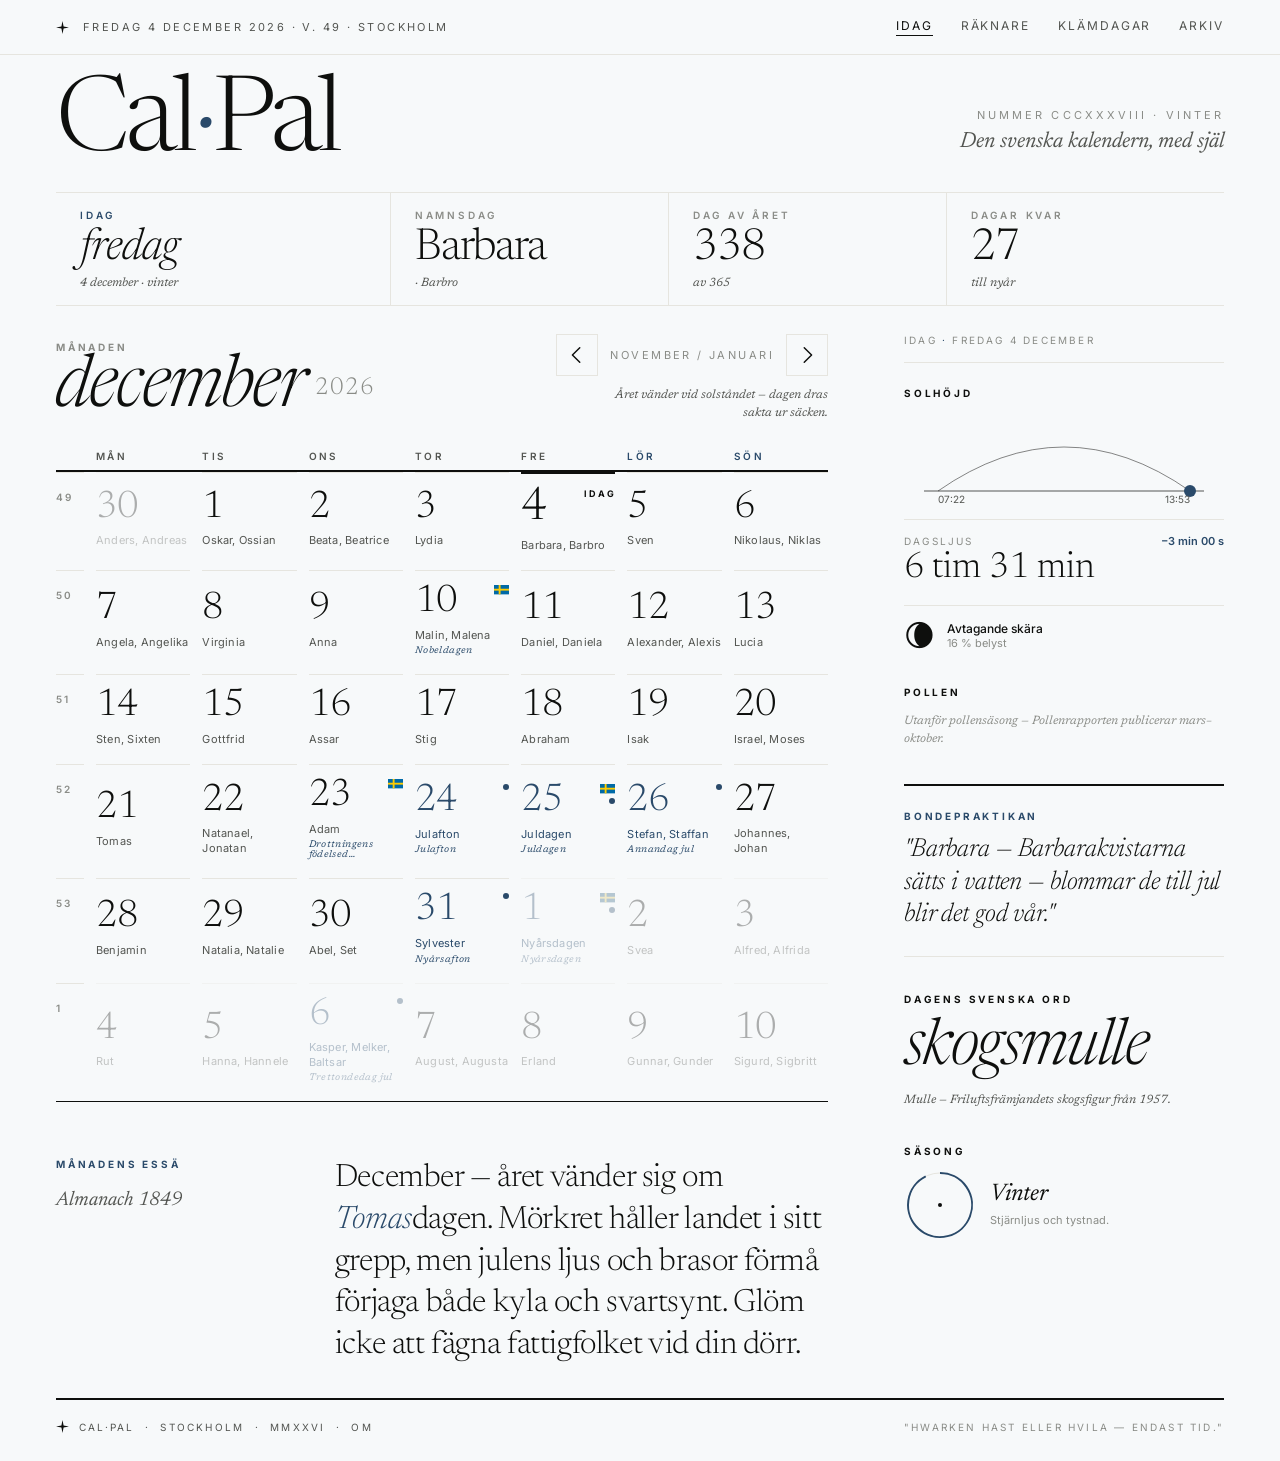
<file: index.html>
<!doctype html>
<html lang="sv">
<head>
  <meta charset="utf-8" />
  <meta name="viewport" content="width=device-width, initial-scale=1" />
  <meta name="description" content="CalPal — den svenska kalendern, med själ. Namnsdagar, helgdagar, månfaser, pollen, historia och almanackatradition i editorial form." />
  <meta name="theme-color" content="#fafaf7" />
  <title>Cal·Pal — den svenska kalendern, med själ</title>

  <!-- Open Graph / Twitter -->
  <meta property="og:type" content="website" />
  <meta property="og:site_name" content="Cal·Pal" />
  <meta property="og:title" content="Cal·Pal — den svenska kalendern, med själ" />
  <meta property="og:description" content="En svensk almanacka med själ: namnsdagar, helgdagar, måne, pollen, Bondepraktikan och 'på denna dag' — i editorial form." />
  <meta property="og:url" content="https://calpal.ekeron.com/" />
  <meta property="og:image" content="https://calpal.ekeron.com/images/og-image.svg" />
  <meta property="og:image:width" content="1200" />
  <meta property="og:image:height" content="630" />
  <meta property="og:locale" content="sv_SE" />
  <meta name="twitter:card" content="summary_large_image" />
  <meta name="twitter:title" content="Cal·Pal — den svenska kalendern, med själ" />
  <meta name="twitter:description" content="Namnsdagar, helgdagar, måne, pollen, Bondepraktikan och historia — en svensk almanacka med själ." />
  <meta name="twitter:image" content="https://calpal.ekeron.com/images/og-image.svg" />

  <link rel="manifest" href="manifest.json" />
  <link rel="apple-touch-icon" href="images/icon-192.svg" />

  <link rel="preconnect" href="https://fonts.googleapis.com">
  <link rel="preconnect" href="https://fonts.gstatic.com" crossorigin>
  <link href="https://fonts.googleapis.com/css2?family=Newsreader:ital,opsz,wght@0,6..72,300;0,6..72,400;0,6..72,500;1,6..72,300;1,6..72,400;1,6..72,500&family=Inter:wght@300;400;500;600;700&display=swap" rel="stylesheet">

  <link rel="stylesheet" href="css/tokens.css" />
  <link rel="stylesheet" href="css/style.css" />
  <link rel="icon" href="data:image/svg+xml,%3Csvg xmlns='http://www.w3.org/2000/svg' viewBox='0 0 12 12'%3E%3Crect width='12' height='12' fill='%23fafaf7'/%3E%3Cpath d='M6 0 L7 5 L12 6 L7 7 L6 12 L5 7 L0 6 L5 5 Z' fill='%230e0f0d'/%3E%3C/svg%3E" />
</head>
<body>
  <div class="cp-page" id="cpPage">

    <!-- TopStrip -->
    <div class="topstrip">
      <div class="topstrip-left">
        <span class="star" aria-hidden="true"></span>
        <span class="topstrip-date" id="topstripDate">—</span>
      </div>
      <nav class="topnav" aria-label="Huvudnavigation">
        <a href="#" class="active" id="navToday">Idag</a>
        <a href="#" id="navCounter">Räknare</a>
        <a href="#" id="navSqueeze">Klämdagar</a>
        <a href="#" id="navArchive">Arkiv</a>
      </nav>
    </div>

    <div class="cp-inner">
      <!-- Masthead -->
      <header class="masthead">
        <h1 class="wordmark">Cal<span class="mid-dot">·</span>Pal</h1>
        <div class="edition">
          <div class="edition-meta" id="editionMeta">NUMMER CXLVII · VÅR</div>
          <div class="edition-tagline">Den svenska kalendern,&nbsp;med själ</div>
        </div>
      </header>

      <!-- TodayStats -->
      <div class="today-stats" id="todayStats"></div>

      <!-- Main grid -->
      <div class="cp-grid">
        <main>
          <div class="cal-header">
            <div class="cal-header-left">
              <div class="eyebrow muted">Månaden</div>
              <h2 class="month-name" id="monthName">—</h2>
            </div>
            <div class="cal-header-right">
              <div class="month-nav" id="monthNav">
                <button class="month-nav-btn" id="prevMonth" aria-label="Föregående månad">
                  <svg viewBox="0 0 24 24" aria-hidden="true" focusable="false"><path d="M15 4 L7 12 L15 20" fill="none" stroke="currentColor" stroke-width="1.6" stroke-linecap="round" stroke-linejoin="round"/></svg>
                </button>
                <span id="monthNavLabel">—</span>
                <button class="month-nav-btn" id="nextMonth" aria-label="Nästa månad">
                  <svg viewBox="0 0 24 24" aria-hidden="true" focusable="false"><path d="M9 4 L17 12 L9 20" fill="none" stroke="currentColor" stroke-width="1.6" stroke-linecap="round" stroke-linejoin="round"/></svg>
                </button>
              </div>
              <div class="season-poem" id="seasonPoem"></div>
            </div>
          </div>

          <div class="cal-grid" id="calendarGrid" role="grid"></div>

          <div class="month-essay" id="monthEssay"></div>
        </main>

        <aside class="sidebar" id="sidebar"></aside>
      </div>

      <!-- Footer -->
      <footer class="cp-footer">
        <div class="footer-left">
          <span class="star" aria-hidden="true"></span>
          <span>Cal·Pal &nbsp;·&nbsp; Stockholm &nbsp;·&nbsp; <span id="footerYear">—</span> &nbsp;·&nbsp; <a href="#" id="navAbout">Om</a></span>
        </div>
        <span class="footer-aphorism">"Hwarken hast eller hvila — endast tid."</span>
      </footer>
    </div>
  </div>

  <div class="modal" id="modal" hidden>
    <div class="modal-card" role="dialog" aria-modal="true" aria-labelledby="modalBody">
      <button class="modal-close" id="modalClose" aria-label="Stäng dialog">×</button>
      <div class="modal-body" id="modalBody"></div>
    </div>
  </div>

  <script type="module" src="js/main.js?v=23"></script>
</body>
</html>
</file>
<file: css/tokens.css>
/* Cal·Pal — Design Tokens (Skandinavisk modernism)
   Från design_handoff_calpal/tokens.css */

:root {
  /* Type */
  --cp-font-serif: "Newsreader", "Iowan Old Style", Georgia, "Times New Roman", serif;
  --cp-font-sans:  "Inter", "Helvetica Neue", system-ui, -apple-system, sans-serif;

  --cp-fw-light: 300; --cp-fw-regular: 400; --cp-fw-medium: 500; --cp-fw-semi: 600; --cp-fw-bold: 700;

  --cp-fs-display-xl: 192px;
  --cp-fs-display-l: 108px;
  --cp-fs-display-m: 64px;
  --cp-fs-display-s: 58px;
  --cp-fs-h1: 44px;
  --cp-fs-h2: 36px;
  --cp-fs-h3: 32px;
  --cp-fs-day: 38px;
  --cp-fs-day-today: 46px;
  --cp-fs-quote-side: 26px;
  --cp-fs-italic-l: 24px;
  --cp-fs-body-l: 20px;
  --cp-fs-body: 13px;
  --cp-fs-small: 12px;
  --cp-fs-meta: 11px;
  --cp-fs-eyebrow: 10px;
  --cp-fs-tag: 9px;

  --cp-tracking-tight: -0.04em;
  --cp-tracking-snug: -0.025em;
  --cp-tracking-wide: 0.16em;
  --cp-tracking-wider: 0.22em;
  --cp-tracking-widest: 0.28em;

  --cp-lh-tight: 0.84; --cp-lh-snug: 0.95; --cp-lh-body: 1.35; --cp-lh-prose: 1.55;

  /* Structural color */
  --cp-paper: #ffffff;
  --cp-ink: #0e0f0d;
  --cp-ink-2: #535551;
  --cp-ink-3: #8a8c87;
  --cp-rule: #e6e5df;

  /* Default season = Vår */
  --cp-bg: #fafaf7;
  --cp-tint: #f4f6ee;
  --cp-accent: #c44a2a;

  /* Spacing */
  --cp-sp-1: 4px; --cp-sp-2: 8px; --cp-sp-3: 12px; --cp-sp-4: 16px;
  --cp-sp-5: 24px; --cp-sp-6: 32px; --cp-sp-7: 48px; --cp-sp-8: 56px; --cp-sp-9: 72px;

  --cp-pad-x: 56px;
  --cp-cal-day-min: 86px;
  --cp-cal-day-pad: 14px;

  --cp-border-hair: 1px solid var(--cp-rule);
  --cp-border-strong: 2px solid var(--cp-ink);
}

/* Seasonal palettes */
[data-season="var"], :root {
  --cp-bg: #fafaf7; --cp-tint: #f4f6ee; --cp-accent: #c44a2a;
}
[data-season="sommar"] {
  --cp-bg: #fbfaf3; --cp-tint: #f7f3e2; --cp-accent: #d68a18;
}
[data-season="host"] {
  --cp-bg: #fbf8f4; --cp-tint: #f3ece1; --cp-accent: #8a3a1a;
}
[data-season="vinter"] {
  --cp-bg: #f7f9fa; --cp-tint: #ecf0f3; --cp-accent: #2a4a6a;
}

@media (max-width: 1279px) {
  :root { --cp-pad-x: 40px; }
}
@media (max-width: 600px) {
  :root { --cp-pad-x: 18px; }
}
</file>
<file: css/style.css>
/* ============================================================
   Cal·Pal — Skandinavisk modernism
   Editorial almanacka. Newsreader-serif + Inter. Säsongsaccent.
   ============================================================ */

* { box-sizing: border-box; }
html, body { margin: 0; padding: 0; }

body {
  background: var(--cp-bg);
  color: var(--cp-ink);
  font-family: var(--cp-font-sans);
  font-size: var(--cp-fs-body);
  font-weight: var(--cp-fw-regular);
  -webkit-font-smoothing: antialiased;
  transition: background-color .4s ease;
}

a { color: inherit; text-decoration: none; }
button { font-family: inherit; cursor: pointer; border: none; background: none; color: inherit; padding: 0; }

/* Tangentbordsfokus — synlig ring för alla interaktiva element */
a:focus-visible,
button:focus-visible,
input:focus-visible,
[tabindex]:focus-visible,
.day:focus-visible,
.stat-card:focus-visible,
.side-block:focus-visible,
.month-essay:focus-visible {
  outline: 2px solid var(--cp-accent);
  outline-offset: 2px;
  border-radius: 1px;
}
/* Sidoblock/essä är klickbara divar — gör dem tangentbordsnåbara */
.side-block.clickable, .month-essay.clickable { outline-offset: 4px; }

.cp-page { min-height: 100vh; }
.cp-inner { padding: 0 var(--cp-pad-x); }

/* Star glyph */
.star {
  width: 13px; height: 13px;
  display: inline-block;
  background: var(--cp-ink);
  flex-shrink: 0;
  -webkit-mask: url("data:image/svg+xml,%3Csvg xmlns='http://www.w3.org/2000/svg' viewBox='0 0 12 12'%3E%3Cpath d='M6 0 L7 5 L12 6 L7 7 L6 12 L5 7 L0 6 L5 5 Z'/%3E%3C/svg%3E") center/contain no-repeat;
  mask: url("data:image/svg+xml,%3Csvg xmlns='http://www.w3.org/2000/svg' viewBox='0 0 12 12'%3E%3Cpath d='M6 0 L7 5 L12 6 L7 7 L6 12 L5 7 L0 6 L5 5 Z'/%3E%3C/svg%3E") center/contain no-repeat;
}

/* ── Shared eyebrow ── */
.eyebrow {
  font-size: var(--cp-fs-eyebrow);
  font-weight: var(--cp-fw-bold);
  letter-spacing: var(--cp-tracking-widest);
  text-transform: uppercase;
  color: var(--cp-ink);
}
.eyebrow.muted { color: var(--cp-ink-3); }
.eyebrow.accent { color: var(--cp-accent); }

/* ============================================================
   TopStrip
   ============================================================ */
.topstrip {
  display: flex;
  justify-content: space-between;
  align-items: center;
  padding: 18px var(--cp-pad-x);
  border-bottom: var(--cp-border-hair);
}
.topstrip-left { display: flex; align-items: center; gap: 14px; }
.topstrip-date {
  font-size: var(--cp-fs-meta);
  letter-spacing: var(--cp-tracking-wider);
  text-transform: uppercase;
  color: var(--cp-ink-2);
}
.topnav {
  display: flex;
  gap: 28px;
  font-size: var(--cp-fs-small);
  letter-spacing: var(--cp-tracking-wide);
  text-transform: uppercase;
  color: var(--cp-ink-2);
}
.topnav a {
  padding-bottom: 2px;
  border-bottom: 1.5px solid transparent;
  transition: border-color .15s, color .15s;
}
.topnav a:hover { border-bottom-color: var(--cp-ink-2); color: var(--cp-ink); }
.topnav a.active { color: var(--cp-ink); border-bottom-color: var(--cp-ink); }

/* ============================================================
   Masthead
   ============================================================ */
.masthead {
  display: grid;
  grid-template-columns: 1fr auto;
  align-items: flex-end;
  gap: 32px;
  padding: 28px 0 22px;
  border-bottom: var(--cp-border-hair);
}
.wordmark {
  font-family: var(--cp-font-serif);
  font-weight: var(--cp-fw-light);
  font-size: 104px;
  margin: 0;
  line-height: var(--cp-lh-tight);
  letter-spacing: var(--cp-tracking-tight);
  color: var(--cp-ink);
}
.wordmark .mid-dot { font-style: italic; color: var(--cp-accent); }
.edition { text-align: right; padding-bottom: 14px; }
.edition-meta {
  font-size: var(--cp-fs-meta);
  letter-spacing: var(--cp-tracking-widest);
  text-transform: uppercase;
  color: var(--cp-ink-3);
}
.edition-tagline {
  font-family: var(--cp-font-serif);
  font-style: italic;
  font-size: 22px;
  color: var(--cp-ink-2);
  margin-top: 6px;
  line-height: 1.3;
  max-width: 280px;
  margin-left: auto;
}

/* ============================================================
   TodayStats
   ============================================================ */
.today-stats {
  display: grid;
  grid-template-columns: 1.2fr 1fr 1fr 1fr;
  border-bottom: var(--cp-border-hair);
}
.stat-card {
  padding: 16px 24px;
  border-left: var(--cp-border-hair);
  font: inherit;
  text-align: left;
  width: 100%;
  background: none;
  cursor: pointer;
  transition: background .12s;
}
.stat-card:first-child { border-left: none; }
.stat-card:hover { background: var(--cp-tint); }
.stat-card .stat-label {
  font-size: var(--cp-fs-eyebrow);
  letter-spacing: var(--cp-tracking-widest);
  text-transform: uppercase;
  font-weight: var(--cp-fw-semi);
  color: var(--cp-ink-3);
}
.stat-card.accent .stat-label { color: var(--cp-accent); }
.stat-card .stat-big {
  font-family: var(--cp-font-serif);
  font-weight: var(--cp-fw-light);
  font-size: 44px;
  color: var(--cp-ink);
  line-height: 0.95;
  margin-top: 8px;
  letter-spacing: var(--cp-tracking-snug);
}
.stat-card.italic .stat-big { font-style: italic; }

/* Flaggdag — Idag-kortet får en flagga i dubbla kalenderstorleken */
.stat-card.flagday { background: var(--cp-tint); }
.stat-card.flagday:hover { background: var(--cp-paper); }
.stat-flag {
  display: flex; align-items: center; gap: 9px;
  margin-top: 10px;
}
.stat-flag .today-flag {
  width: 32px; height: auto; display: block; flex-shrink: 0;
  box-shadow: 0 0 0 1px rgba(14,15,13,.12);
}
.stat-flag span {
  font-size: var(--cp-fs-eyebrow);
  font-weight: var(--cp-fw-bold);
  letter-spacing: var(--cp-tracking-wide);
  text-transform: uppercase;
  color: #006aa7;
}
.stat-card .stat-sub {
  font-size: var(--cp-fs-small);
  color: var(--cp-ink-2);
  margin-top: 6px;
  font-family: var(--cp-font-serif);
  font-style: italic;
}

/* ============================================================
   Main grid
   ============================================================ */
.cp-grid {
  display: grid;
  grid-template-columns: 1fr 320px;
  gap: 76px;
  padding: 28px 0 32px;
}
main { min-width: 0; }

/* Calendar header */
.cal-header {
  display: flex;
  align-items: flex-end;
  justify-content: space-between;
  margin-bottom: 28px;
}
.month-name {
  font-family: var(--cp-font-serif);
  font-weight: var(--cp-fw-light);
  font-style: italic;
  font-size: 72px;
  margin: 4px 0 0;
  line-height: 0.9;
  letter-spacing: -0.03em;
  text-transform: lowercase;
}
.month-name .month-year {
  font-style: normal;
  font-size: 0.34em;
  letter-spacing: 0.04em;
  color: var(--cp-ink-3);
  margin-left: 0.45em;
  vertical-align: 0.5em;
}
.cal-header-right { text-align: right; }
.month-nav {
  display: flex;
  align-items: center;
  justify-content: flex-end;
  gap: 12px;
  font-size: var(--cp-fs-meta);
  letter-spacing: var(--cp-tracking-wider);
  text-transform: uppercase;
  color: var(--cp-ink-3);
  margin-bottom: 10px;
}
/* Pilarna var 18px lösa tecken utan träffyta — otydliga att se och
   svåra att pricka. Nu riktiga knappar med egen ram. */
.month-nav-btn {
  width: 42px; height: 42px;
  display: grid; place-items: center;
  border: var(--cp-border-hair);
  color: var(--cp-ink);
  transition: background .12s, border-color .12s, color .12s;
}
.month-nav-btn svg { width: 22px; height: 22px; display: block; }
.month-nav-btn:hover {
  color: var(--cp-accent);
  border-color: var(--cp-accent);
  background: var(--cp-tint);
}
.month-nav-btn:active { background: var(--cp-accent); border-color: var(--cp-accent); color: var(--cp-paper); }
#monthNavLabel { min-width: 148px; text-align: center; }
.season-poem {
  font-size: var(--cp-fs-small);
  color: var(--cp-ink-2);
  font-family: var(--cp-font-serif);
  font-style: italic;
  max-width: 240px;
  line-height: 1.5;
  margin-left: auto;
}

/* ── Calendar grid ── */
.cal-grid { display: block; }
.cal-weekhead {
  display: grid;
  grid-template-columns: 28px repeat(7, 1fr);
  gap: 12px;
  padding-bottom: 8px;
  border-bottom: var(--cp-border-strong);
}
.cal-weekhead .wd {
  font-size: var(--cp-fs-eyebrow);
  font-weight: var(--cp-fw-semi);
  letter-spacing: 0.24em;
  text-transform: uppercase;
  color: var(--cp-ink-2);
}
.cal-weekhead .wd.weekend { color: var(--cp-accent); }

.cal-week {
  display: grid;
  grid-template-columns: 28px repeat(7, 1fr);
  gap: 12px;
}
.cal-weeknum {
  font-size: var(--cp-fs-eyebrow);
  color: var(--cp-ink-3);
  font-weight: var(--cp-fw-semi);
  letter-spacing: 0.16em;
  padding-top: 18px;
  border-top: var(--cp-border-hair);
}

.day {
  position: relative;
  text-align: left;
  display: block;
  width: 100%;
  padding: var(--cp-cal-day-pad) 0 calc(var(--cp-cal-day-pad) + 4px);
  min-height: var(--cp-cal-day-min);
  border-top: var(--cp-border-hair);
  transition: background .12s;
}
.day.today { border-top: var(--cp-border-strong); }
.day.muted { opacity: 0.32; }
.day:not(.muted):hover { background: var(--cp-tint); cursor: pointer; }

.day-top {
  display: flex;
  align-items: flex-start;
  justify-content: space-between;
}
.day-num {
  font-family: var(--cp-font-serif);
  font-weight: var(--cp-fw-light);
  font-size: var(--cp-fs-day);
  color: var(--cp-ink);
  line-height: 0.9;
  letter-spacing: var(--cp-tracking-snug);
}
.day.today .day-num { font-size: var(--cp-fs-day-today); }
.day.holiday .day-num { color: var(--cp-accent); }

.day-flags { display: flex; flex-direction: column; align-items: flex-end; gap: 4px; }
.day-dot { width: 6px; height: 6px; border-radius: 999px; background: var(--cp-accent); }
.day-flag { width: 15px; height: auto; display: block; flex-shrink: 0; }
.day.muted .day-flag { filter: saturate(0.5); }
.day-klam { font-size: 9px; color: var(--cp-ink-3); letter-spacing: 0.18em; text-transform: uppercase; }
.day-idag { font-size: 9px; color: var(--cp-ink); font-weight: var(--cp-fw-bold); letter-spacing: 0.2em; text-transform: uppercase; }

.day-name {
  margin-top: 8px;
  font-size: 11px;
  line-height: 1.35;
  color: var(--cp-ink-2);
  letter-spacing: 0.02em;
}
.day.holiday .day-name { color: var(--cp-accent); }
.day-holiday-name {
  margin-top: 4px;
  font-size: 9.5px;
  font-family: var(--cp-font-serif);
  font-style: italic;
  color: var(--cp-accent);
  letter-spacing: 0.04em;
}
.cal-grid-close { height: 1px; background: var(--cp-ink); }

/* ── Month essay quote ── */
.month-essay {
  margin-top: 56px;
  display: grid;
  grid-template-columns: 1fr 2fr;
  gap: 32px;
}
.month-essay .essay-source {
  font-family: var(--cp-font-serif);
  font-style: italic;
  font-size: 20px;
  color: var(--cp-ink-2);
  margin-top: 16px;
  line-height: 1.4;
}
.month-essay .essay-quote {
  font-family: var(--cp-font-serif);
  font-weight: var(--cp-fw-light);
  font-size: var(--cp-fs-h3);
  line-height: 1.3;
  color: var(--cp-ink);
  margin: 0;
  letter-spacing: -0.012em;
}
.month-essay .essay-quote em { font-style: italic; color: var(--cp-accent); }
.month-essay.clickable { cursor: pointer; }
.month-essay.clickable:hover .essay-quote { color: var(--cp-ink-2); }

/* ============================================================
   Sidebar
   ============================================================ */
.sidebar { display: flex; flex-direction: column; gap: 36px; }
.side-today {
  font-size: var(--cp-fs-eyebrow);
  letter-spacing: var(--cp-tracking-wider);
  text-transform: uppercase;
  color: var(--cp-ink-3);
  padding-bottom: 16px;
  border-bottom: var(--cp-border-hair);
  margin-bottom: -12px;
}
.side-today span { color: var(--cp-accent); }
.side-block { }
.side-block.clickable { cursor: pointer; }
.side-head {
  font-size: var(--cp-fs-eyebrow);
  font-weight: var(--cp-fw-bold);
  letter-spacing: var(--cp-tracking-widest);
  text-transform: uppercase;
  color: var(--cp-ink);
}
.side-head.accent { color: var(--cp-accent); }
.side-head-row { display: flex; justify-content: space-between; align-items: baseline; margin-bottom: 14px; }
.side-loc { font-size: 10px; color: var(--cp-ink-3); font-style: italic; font-family: var(--cp-font-serif); }
.side-block.clickable:hover .side-head { color: var(--cp-accent); }

/* Sun & moon */
.sun-arc-svg { width: 100%; height: 92px; display: block; margin-top: 14px; }
.sun-row {
  display: flex; justify-content: space-between; align-items: baseline;
  margin-top: 14px; padding-top: 14px; border-top: var(--cp-border-hair);
}
.sun-row .daylabel { font-size: var(--cp-fs-eyebrow); letter-spacing: var(--cp-tracking-wider); text-transform: uppercase; color: var(--cp-ink-3); }
.sun-row .dayval {
  font-family: var(--cp-font-serif); font-weight: var(--cp-fw-light);
  font-size: var(--cp-fs-h2); color: var(--cp-ink); line-height: 1; margin-top: 4px;
}
.sun-row .daydelta { font-size: var(--cp-fs-meta); color: var(--cp-accent); font-weight: var(--cp-fw-semi); }
.moon-row {
  display: flex; align-items: center; gap: 12px;
  margin-top: 18px; padding-top: 14px; border-top: var(--cp-border-hair);
}
.moon-phase-name { font-size: 12px; color: var(--cp-ink); font-weight: var(--cp-fw-medium); }
.moon-lit { font-size: 11px; color: var(--cp-ink-3); }

/* Pollen */
.pollen-entry {
  display: grid; grid-template-columns: 1fr auto; align-items: baseline; gap: 8px;
  padding: 10px 0; border-top: var(--cp-border-hair);
}
.pollen-entry:first-of-type { border-top: none; }
.pollen-name { font-size: 13px; color: var(--cp-ink); font-weight: var(--cp-fw-medium); }
.pollen-bars { display: flex; gap: 2px; margin-top: 5px; }
.pollen-bars .b { width: 24px; height: 3px; background: var(--cp-rule); }
.pollen-bars .b.on { background: var(--cp-ink); }
.pollen-sev { font-size: var(--cp-fs-meta); color: var(--cp-ink-2); font-family: var(--cp-font-serif); font-style: italic; }
.pollen-empty { font-size: 12px; color: var(--cp-ink-3); font-style: italic; font-family: var(--cp-font-serif); line-height: 1.5; margin-top: 8px; }

/* Bondepraktikan */
.side-bonde {
  padding: 24px 0;
  border-top: var(--cp-border-strong);
  border-bottom: var(--cp-border-hair);
}
.side-bonde .bonde-quote {
  font-family: var(--cp-font-serif);
  font-weight: var(--cp-fw-light);
  font-style: italic;
  font-size: var(--cp-fs-quote-side);
  color: var(--cp-ink);
  margin: 12px 0 0;
  line-height: 1.25;
  letter-spacing: -0.005em;
}

/* Dagens ord */
.side-ord .ord-word {
  font-family: var(--cp-font-serif);
  font-weight: var(--cp-fw-light);
  font-style: italic;
  font-size: var(--cp-fs-display-m);
  color: var(--cp-ink);
  margin-top: 12px;
  line-height: 1;
  letter-spacing: -0.025em;
}
.side-ord .ord-def {
  font-size: 12px; color: var(--cp-ink-2); margin-top: 10px;
  line-height: 1.55; font-family: var(--cp-font-serif); font-style: italic;
}

/* Season wheel (sidebar) */
.side-season-row { display: flex; align-items: center; gap: 14px; margin-top: 12px; }
.side-season-label {
  font-family: var(--cp-font-serif); font-style: italic;
  font-size: var(--cp-fs-italic-l); color: var(--cp-ink); line-height: 1;
}
.side-season-sub { font-size: 11px; color: var(--cp-ink-3); margin-top: 6px; line-height: 1.5; }

/* Season wheel (modal) — hjul centrerat överst, legend i rad under */
.wheel-modal {
  display: flex;
  flex-direction: column;
  align-items: center;
  gap: 22px;
  padding: 16px 0 22px;
  border-bottom: var(--cp-border-hair);
  margin-bottom: 16px;
}
.wheel-modal-svg { width: 100%; display: flex; justify-content: center; }
.wheel-modal .wheel-svg { width: 360px; height: 360px; max-width: 100%; display: block; }
@media (max-width: 560px) {
  .wheel-modal .wheel-svg { width: 280px; height: 280px; }
}
.wheel-modal .wheel-legend {
  display: grid;
  grid-template-columns: repeat(auto-fit, minmax(165px, 1fr));
  gap: 12px 24px;
  width: 100%;
  font-size: 13px;
}
.wl-item { display: flex; align-items: flex-start; gap: 10px; cursor: help; }
.wl-swatch { width: 14px; height: 14px; border-radius: 3px; flex-shrink: 0; margin-top: 1px; }
.wl-text { display: flex; flex-direction: column; line-height: 1.25; }
.wl-name { font-weight: 600; color: var(--cp-ink); }
.wl-desc { font-size: 11px; color: var(--cp-ink-3); font-style: italic; font-family: var(--cp-font-serif); }

/* Hover-cue: dimma övriga bågar, framhäv den man pekar på */
.wheel-arc { transition: opacity .12s; cursor: help; }
.wheel-modal .wheel-svg:hover .wheel-arc { opacity: 0.35; }
.wheel-modal .wheel-svg .wheel-arc:hover { opacity: 1; }

/* ============================================================
   Footer
   ============================================================ */
.cp-footer {
  border-top: var(--cp-border-strong);
  padding: 20px 0 28px;
  display: flex;
  justify-content: space-between;
  align-items: center;
}
.footer-left { display: flex; align-items: center; gap: 10px; }
.footer-left span:not(.star), .footer-aphorism {
  font-size: 10px; letter-spacing: var(--cp-tracking-wider);
  text-transform: uppercase; color: var(--cp-ink-2);
}
.footer-aphorism { color: var(--cp-ink-3); }

/* ============================================================
   Modal (editorial restyle)
   ============================================================ */
.modal {
  position: fixed; inset: 0;
  background: rgba(14,15,13,.5);
  display: grid; place-items: center;
  z-index: 100; padding: 24px;
  animation: fade .15s ease;
}
@keyframes fade { from { opacity: 0; } to { opacity: 1; } }
.modal[hidden] { display: none; }
.modal-card {
  background: var(--cp-bg);
  max-width: 660px; width: 100%; max-height: 86vh; overflow-y: auto;
  padding: 40px 44px; position: relative;
  border-top: 4px solid var(--cp-accent);
}
.modal-close {
  position: absolute; top: 16px; right: 18px;
  width: 34px; height: 34px; font-size: 22px; color: var(--cp-ink-3);
  display: grid; place-items: center;
}
.modal-close:hover { color: var(--cp-ink); }
.modal h2 {
  font-family: var(--cp-font-serif); font-weight: var(--cp-fw-light);
  margin: 0 0 6px; font-size: 40px; letter-spacing: -0.02em; line-height: 1;
}
.modal .intro {
  font-size: var(--cp-fs-meta); letter-spacing: var(--cp-tracking-wider);
  text-transform: uppercase; color: var(--cp-ink-3); margin: 0 0 24px;
}
.modal h3 {
  font-family: var(--cp-font-serif); font-weight: var(--cp-fw-regular);
  margin: 24px 0 10px; font-size: 22px; letter-spacing: -0.01em;
}
.modal h4 {
  font-size: var(--cp-fs-eyebrow); text-transform: uppercase;
  letter-spacing: var(--cp-tracking-widest); color: var(--cp-ink-3);
  font-weight: var(--cp-fw-bold); margin: 16px 0 8px;
}
.modal-body p { color: var(--cp-ink); line-height: 1.6; font-size: 14px; }
.modal-body .dd-meta { font-size: 12px; color: var(--cp-ink-3); line-height: 1.55; }

/* Modal lists / shared dd-* */
.dd-list { margin: 6px 0; padding-left: 18px; font-size: 13.5px; line-height: 1.55; }
.dd-list li { margin-bottom: 4px; }
.dd-sub-label { font-size: 10px; text-transform: uppercase; letter-spacing: 0.12em; font-weight: 700; color: var(--cp-ink-3); margin: 10px 0 6px; }
.dd-events { list-style: none; padding: 0; margin: 10px 0; }
.dd-events li { padding: 8px 0; border-top: var(--cp-border-hair); font-size: 13.5px; line-height: 1.5; display: flex; gap: 10px; align-items: flex-start; }
.dd-events li:first-child { border-top: none; }
.dd-events strong { font-family: var(--cp-font-serif); font-size: 16px; color: var(--cp-accent); margin-right: 4px; }
.dd-name { margin: 14px 0; padding: 16px 18px; background: var(--cp-tint); }
/* Etiketter överst i dagmodalen — helgdag, flaggdag, temadag.
   Klassnamnen fanns i modal.js sedan gamla temat men var aldrig stilsatta,
   så etiketterna rann ihop till en enda textsträng. */
.badges { display: flex; flex-wrap: wrap; gap: 8px; }
.badge {
  display: inline-flex; align-items: center; gap: 6px;
  font-size: 10px; font-weight: 600; text-transform: uppercase;
  letter-spacing: 0.14em; color: var(--cp-ink-2);
  border: var(--cp-border-hair); padding: 5px 10px;
}
.badge .dot { width: 5px; height: 5px; border-radius: 999px; background: var(--cp-ink-3); flex-shrink: 0; }
.badge.red { color: var(--cp-accent); border-color: var(--cp-accent); }
.badge.red .dot { background: var(--cp-accent); }
.badge.gold .dot { background: var(--cp-accent); }
.badge.blue { color: #006aa7; border-color: #006aa7; }
.badge.blue .dot { background: #006aa7; }

.dd-name h4 { font-family: var(--cp-font-serif); font-size: 20px; color: var(--cp-ink); margin: 0 0 6px; text-transform: none; letter-spacing: 0; font-weight: 400; }
.dd-disputed {
  font-family: var(--cp-font-sans); font-size: 9px; font-weight: 600;
  text-transform: uppercase; letter-spacing: 0.14em;
  color: var(--cp-ink-3); border: 1px solid var(--cp-rule);
  padding: 2px 6px; margin-left: 10px; vertical-align: 3px; cursor: help;
}
.wiki-thumb { width: 44px; height: 44px; object-fit: cover; flex-shrink: 0; }
.wiki-text { flex: 1; min-width: 0; }
.wiki-meta a, .wiki-meta { font-size: 12px; color: var(--cp-accent); }
.wiki-loading, .wiki-source { font-size: 11px; font-weight: 400; color: var(--cp-ink-3); font-style: italic; letter-spacing: 0; text-transform: none; }

/* Sun-path / charts in modal */
.sun-path-wrap, .daylight-month-wrap { background: var(--cp-tint); padding: 8px; margin: 10px 0; }
.sun-path-svg, .daylight-month-svg { width: 100%; height: auto; display: block; }
.sun-stats { display: grid; grid-template-columns: repeat(4, 1fr); gap: 1px; margin: 14px 0; background: var(--cp-rule); }
.sun-stats > div { text-align: center; background: var(--cp-bg); padding: 12px 6px; }
.sun-stat-label { display: block; font-size: 9.5px; text-transform: uppercase; letter-spacing: 0.1em; color: var(--cp-ink-3); font-weight: 600; }
.sun-stat-val { display: block; font-family: var(--cp-font-serif); font-size: 18px; color: var(--cp-ink); margin-top: 3px; }

/* Almanack quotes / drop-caps in modal */
.alm-citations { margin: 12px 0 20px; }
.alm-quote { position: relative; padding: 16px 0; border-top: var(--cp-border-hair); font-family: var(--cp-font-serif); font-style: italic; font-size: 16px; line-height: 1.5; color: var(--cp-ink); }
.alm-quote:first-child { border-top: none; }
.alm-quote.primary { border-top: var(--cp-border-strong); }
.alm-dropcap { font-size: 42px; font-weight: 300; float: left; line-height: 0.8; margin: 4px 10px 0 0; color: var(--cp-accent); font-style: normal; }
.alm-quote cite { display: block; margin-top: 10px; font-style: normal; font-family: var(--cp-font-sans); font-size: 10px; text-transform: uppercase; letter-spacing: 0.12em; color: var(--cp-ink-3); font-weight: 600; clear: both; }
.alm-history { margin-top: 18px; border-top: var(--cp-border-hair); padding-top: 8px; }
.alm-history summary { cursor: pointer; font-family: var(--cp-font-serif); font-size: 18px; color: var(--cp-ink); padding: 6px 0; list-style: none; }
.alm-history summary::-webkit-details-marker { display: none; }
.alm-history summary::before { content: "▸ "; color: var(--cp-accent); }
.alm-history[open] summary::before { content: "▾ "; }

/* Word related */
.word-related { display: flex; flex-wrap: wrap; gap: 6px; margin-top: 6px; }
.word-rel { font-size: 12.5px; padding: 4px 11px; background: var(--cp-tint); color: var(--cp-ink-2); }

/* Arkiv-väljare */
.arch-year {
  display: flex; align-items: center; justify-content: center;
  gap: 24px; margin: 18px 0 20px;
}
.arch-nav { font-size: 24px; color: var(--cp-ink-2); line-height: 1; }
.arch-nav:hover { color: var(--cp-accent); }
.arch-year-label { font-family: var(--cp-font-serif); font-size: 40px; font-weight: 300; color: var(--cp-ink); min-width: 100px; text-align: center; }
.arch-months { display: grid; grid-template-columns: repeat(3, 1fr); gap: 8px; }
.arch-month {
  padding: 14px 8px; border: var(--cp-border-hair);
  font-family: var(--cp-font-serif); font-size: 17px; text-transform: capitalize;
  color: var(--cp-ink); transition: background .12s, border-color .12s;
}
.arch-month:hover { background: var(--cp-tint); border-color: var(--cp-ink-3); }
.arch-month.current { border-color: var(--cp-accent); color: var(--cp-accent); }
@media (max-width: 480px) { .arch-months { grid-template-columns: repeat(2, 1fr); } }

/* NASA APOD */
.apod { margin-top: 10px; background: #06101f; }
.apod-img { width: 100%; height: auto; display: block; max-height: 320px; object-fit: cover; }
.apod-body { padding: 14px 16px; color: #e5edf6; }
.apod-title { font-family: var(--cp-font-serif); font-size: 18px; color: #fff; margin-bottom: 6px; }
.apod-exp { font-size: 12.5px; line-height: 1.55; color: rgba(255,255,255,.75); margin: 0 0 10px; }
.apod-link { font-size: 12px; color: #d68a18; font-weight: 600; }
.apod-credit { font-size: 10.5px; color: rgba(255,255,255,.45); margin-top: 6px; }

/* Pollen table in modal */
.pollen-table { width: 100%; border-collapse: collapse; font-size: 12.5px; margin: 12px 0; }
.pollen-table th { font-weight: 600; text-align: center; padding: 6px 4px; font-size: 11px; color: var(--cp-ink-2); border-bottom: var(--cp-border-hair); }
.pollen-table th:first-child { text-align: left; }
.pollen-table td { text-align: center; padding: 6px 4px; border-bottom: var(--cp-border-hair); }

/* Counter / squeeze (modal) */
.hb-grid { display: grid; grid-template-columns: 1fr 1fr 1fr; gap: 1px; margin-top: 14px; background: var(--cp-rule); }
.hb-stat { background: var(--cp-bg); padding: 14px 10px; text-align: center; }
.hb-stat .num { font-family: var(--cp-font-serif); font-size: 22px; color: var(--cp-accent); display: block; font-weight: 300; }
.hb-stat .label { font-size: 10px; color: var(--cp-ink-3); text-transform: uppercase; letter-spacing: 0.08em; margin-top: 4px; font-weight: 600; }
input[type="date"], input[type="text"], input[type="number"] {
  font-family: inherit; font-size: 14px; padding: 10px 14px;
  border: 1px solid var(--cp-rule); background: var(--cp-paper); color: var(--cp-ink); width: 100%;
}
.btn-primary { background: var(--cp-ink); color: var(--cp-paper); padding: 10px 22px; font-weight: 600; margin-top: 10px; font-size: 13px; }
.btn-primary:hover { background: var(--cp-accent); }
.label { font-size: 10px; text-transform: uppercase; letter-spacing: 0.12em; color: var(--cp-ink-3); font-weight: 700; margin-bottom: 6px; display: block; }
.squeeze-list { list-style: none; padding: 0; margin: 0; }
.squeeze-item { padding: 14px 0; border-top: var(--cp-border-hair); }
.squeeze-item:first-child { border-top: none; }
.squeeze-item .title { font-family: var(--cp-font-serif); font-size: 18px; margin-bottom: 4px; }
.squeeze-item .sub { font-size: 12px; color: var(--cp-ink-3); }
.squeeze-item .strategy { color: var(--cp-accent); font-size: 12.5px; margin-top: 8px; display: inline-block; font-weight: 600; }
.milestone-row { display: flex; justify-content: space-between; align-items: center; padding: 12px 0; border-top: var(--cp-border-hair); }
.milestone-row:first-child { border-top: none; }
.milestone-row .ms-name { font-weight: 600; font-size: 14px; }
.milestone-row .ms-date { font-size: 12px; color: var(--cp-ink-3); margin-top: 2px; }
.milestone-row .ms-days { font-family: var(--cp-font-serif); font-size: 24px; color: var(--cp-accent); text-align: right; }
.milestone-row .ms-days small { display: block; font-family: var(--cp-font-sans); font-size: 10px; color: var(--cp-ink-3); text-transform: uppercase; font-weight: 600; }
.ekeron-card { display: flex; gap: 14px; padding: 16px; margin: 18px 0; background: var(--cp-tint); border-left: 3px solid var(--cp-accent); }
.ekeron-card .ek-icon { width: 42px; height: 42px; background: var(--cp-accent); color: #fff; display: grid; place-items: center; flex-shrink: 0; }
.ekeron-card h4 { font-family: var(--cp-font-serif); margin: 0 0 4px; font-size: 17px; color: var(--cp-ink); text-transform: none; letter-spacing: 0; }
.ekeron-card p { margin: 0 0 10px; font-size: 13px; color: var(--cp-ink-2); line-height: 1.5; }
.ek-link { font-size: 12.5px; color: var(--cp-accent); font-weight: 600; }
.tag { display: inline-block; font-size: 11px; padding: 2px 8px; background: var(--cp-tint); color: var(--cp-ink-2); margin-right: 4px; }

/* ============================================================
   Responsive
   ============================================================ */
@media (max-width: 1279px) {
  .wordmark { font-size: 88px; }
  .month-name { font-size: 60px; }
  .cp-grid { grid-template-columns: 1fr 280px; gap: 48px; }
}
@media (max-width: 960px) {
  .wordmark { font-size: 72px; }
  .masthead { padding: 36px 0 28px; }
  .today-stats { grid-template-columns: 1fr 1fr; }
  .stat-card:nth-child(3) { border-left: none; }
  .cp-grid { grid-template-columns: 1fr; gap: 48px; padding: 36px 0 24px; }
  .month-name { font-size: 56px; }
  .month-essay { grid-template-columns: 1fr; gap: 12px; }
}
@media (max-width: 600px) {
  .topstrip { padding: 14px var(--cp-pad-x); flex-wrap: wrap; gap: 10px; }
  .topnav { gap: 16px; }
  .wordmark { font-size: 64px; }
  .edition { display: none; }
  .masthead { grid-template-columns: 1fr; }
  /* minmax(0,…) i stället för 1fr: annars sätter kortens min-content golvet
     och de fyra korten sprängde gridet med några pixlar på 320px-skärmar. */
  .today-stats { grid-template-columns: minmax(0, 1fr) minmax(0, 1fr); }
  .stat-card { padding: 14px 16px; }
  .stat-card .stat-label { letter-spacing: 0.18em; }
  /* Veckonumren får plats även på telefon — smalare kolumn, tätare
     siffror och ingen letter-spacing, annars ryms inte tvåsiffriga tal. */
  .cal-weekhead, .cal-week { grid-template-columns: 17px repeat(7, 1fr); gap: 3px; }
  .cal-weeknum { padding-top: 10px; font-size: 9px; letter-spacing: 0; }
  /* De större pilknapparna gör månadsraden för bred för att samsas med
     månadsnamnet. Bryt till egna rader med bläddringen överst — man
     navigerar först och läser vilken månad man landat på efteråt.
     display:contents lyfter nav och poem ur wrappern så de kan ordnas var
     för sig kring månadsnamnet. */
  .cal-header { flex-direction: column; align-items: stretch; gap: 14px; }
  .cal-header-right { display: contents; }
  .month-nav { order: -1; justify-content: center; gap: 14px; margin-bottom: 0; }
  #monthNavLabel { min-width: 0; }
  .season-poem { order: 1; max-width: none; margin: 0 auto; text-align: center; }
  .day-num { font-size: 22px; }
  .day.today .day-num { font-size: 26px; }
  .day-name { font-size: 8.5px; }
  .day-flag { width: 11px; }
  .day-holiday-name { display: none; }
  .day { min-height: 54px; padding: 8px 0 14px; }
  .month-name { font-size: 46px; }
  .modal-card { padding: 28px 22px; }
  .modal h2 { font-size: 30px; }
}
</file>
